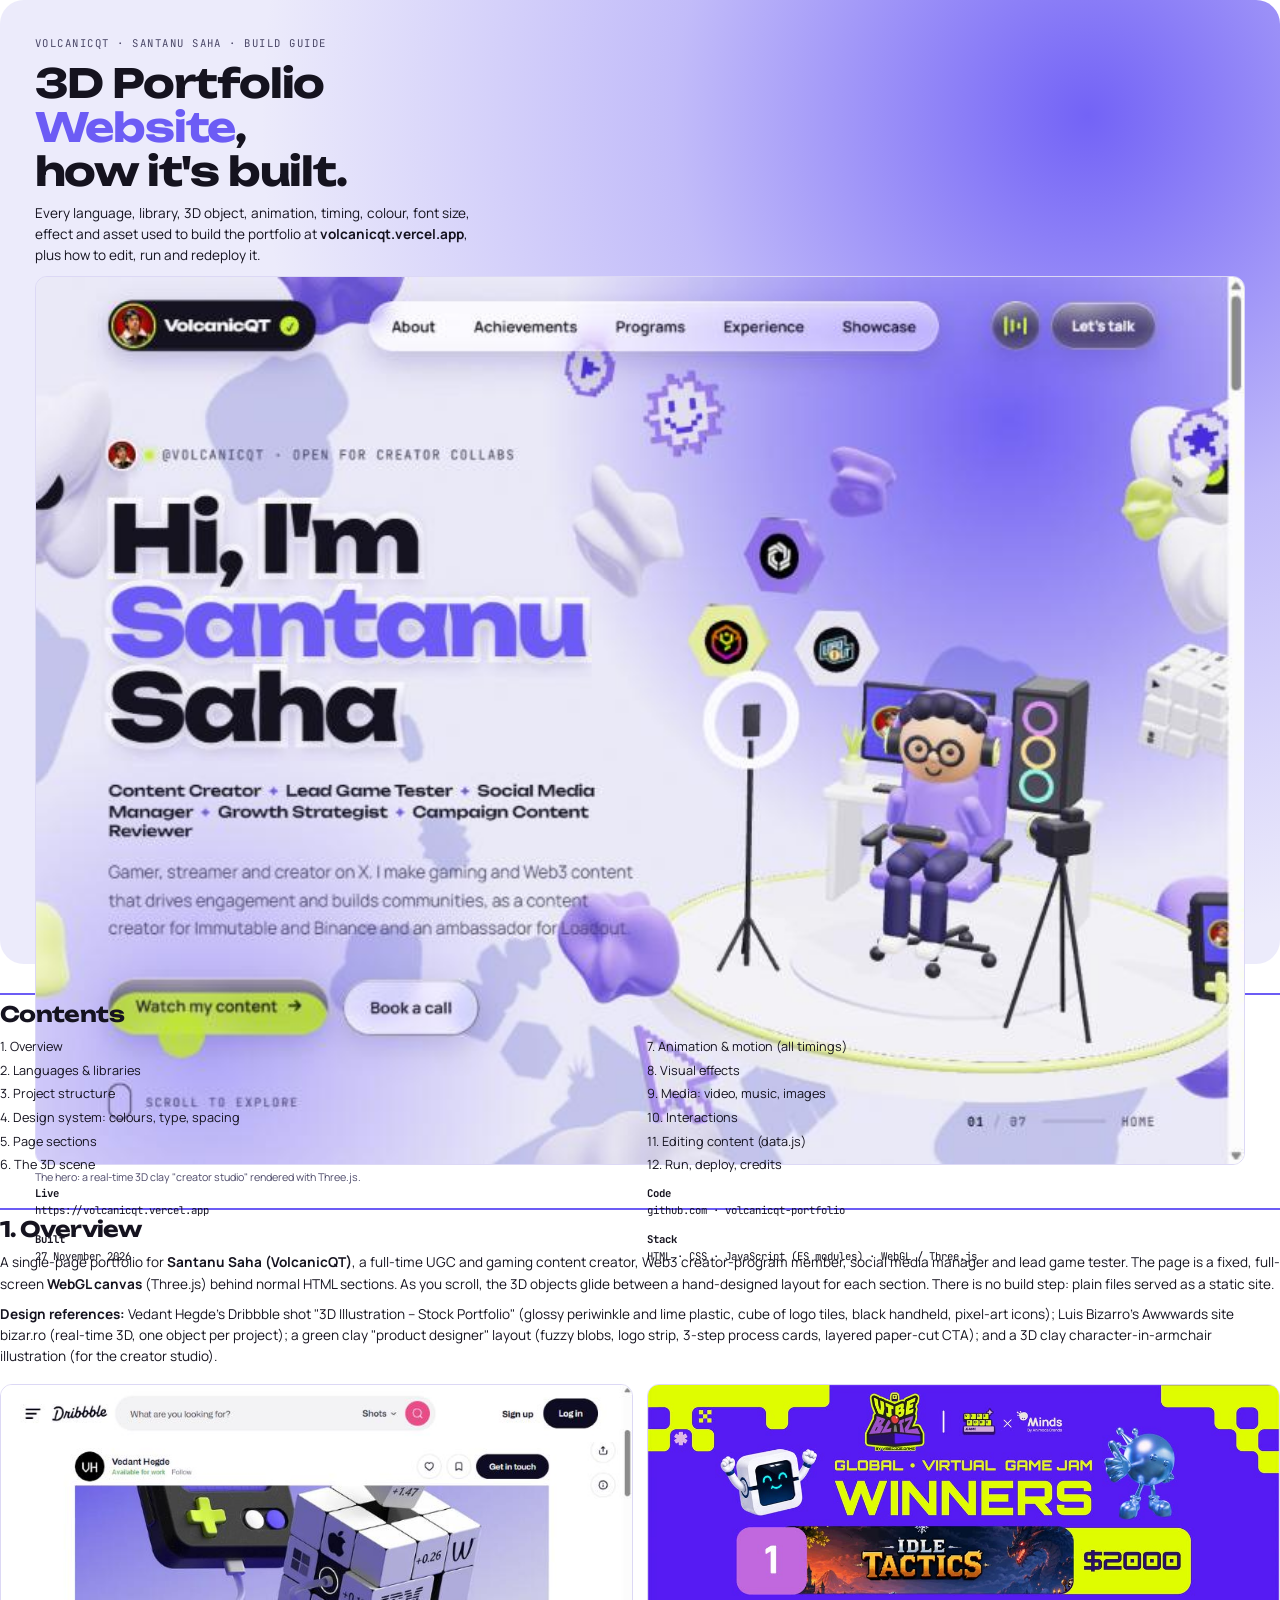
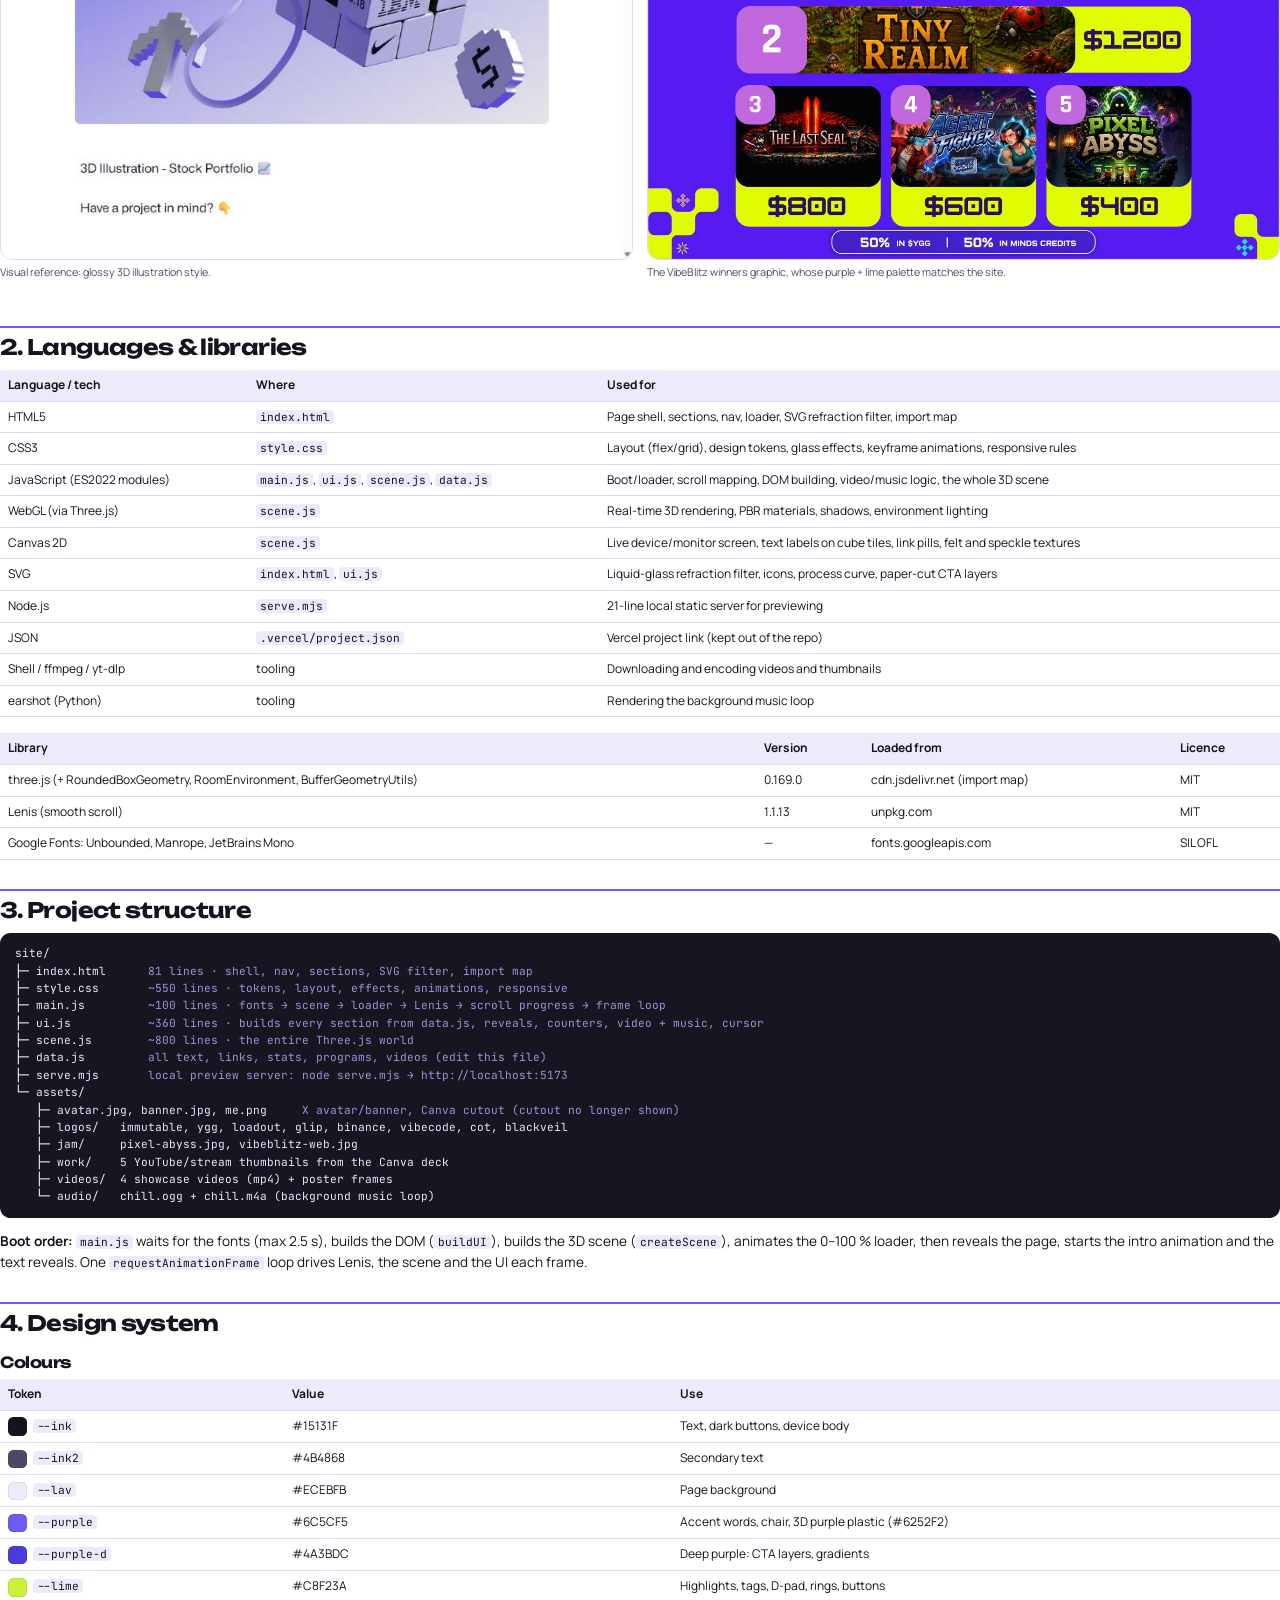
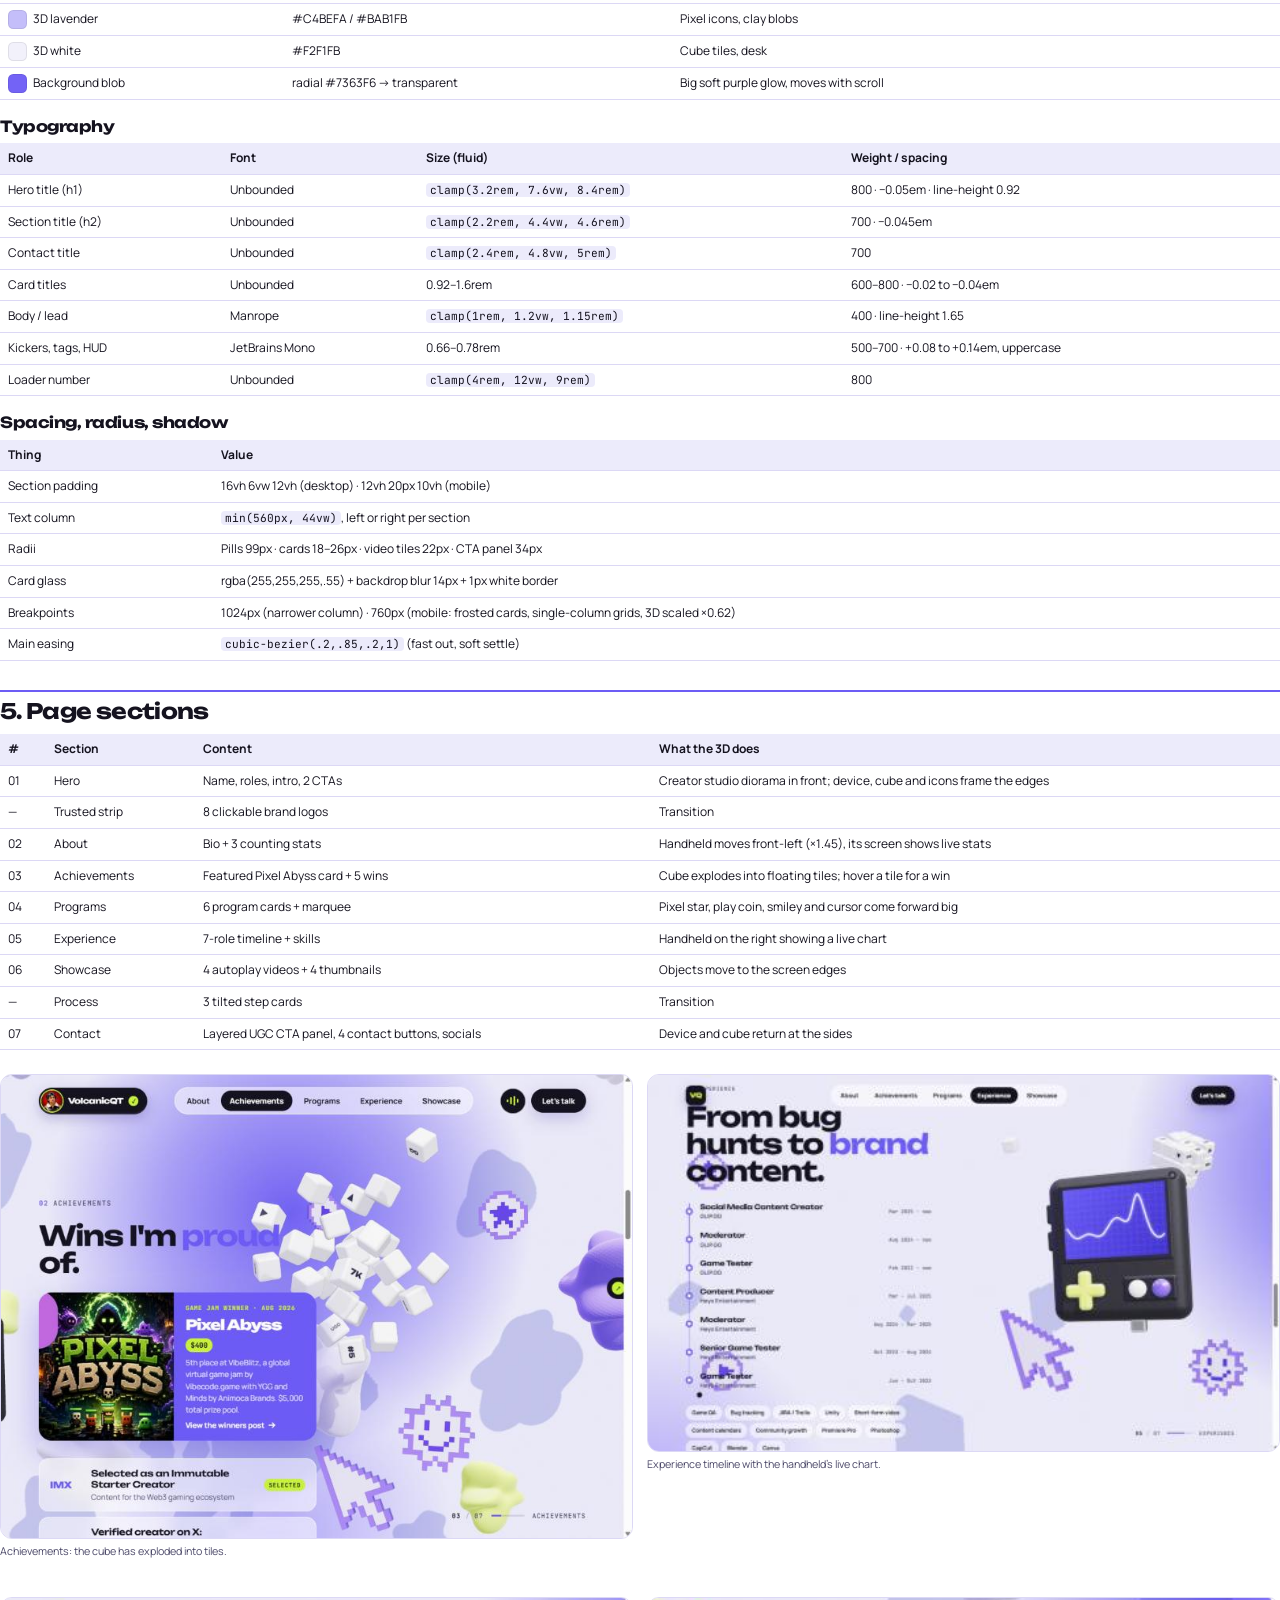
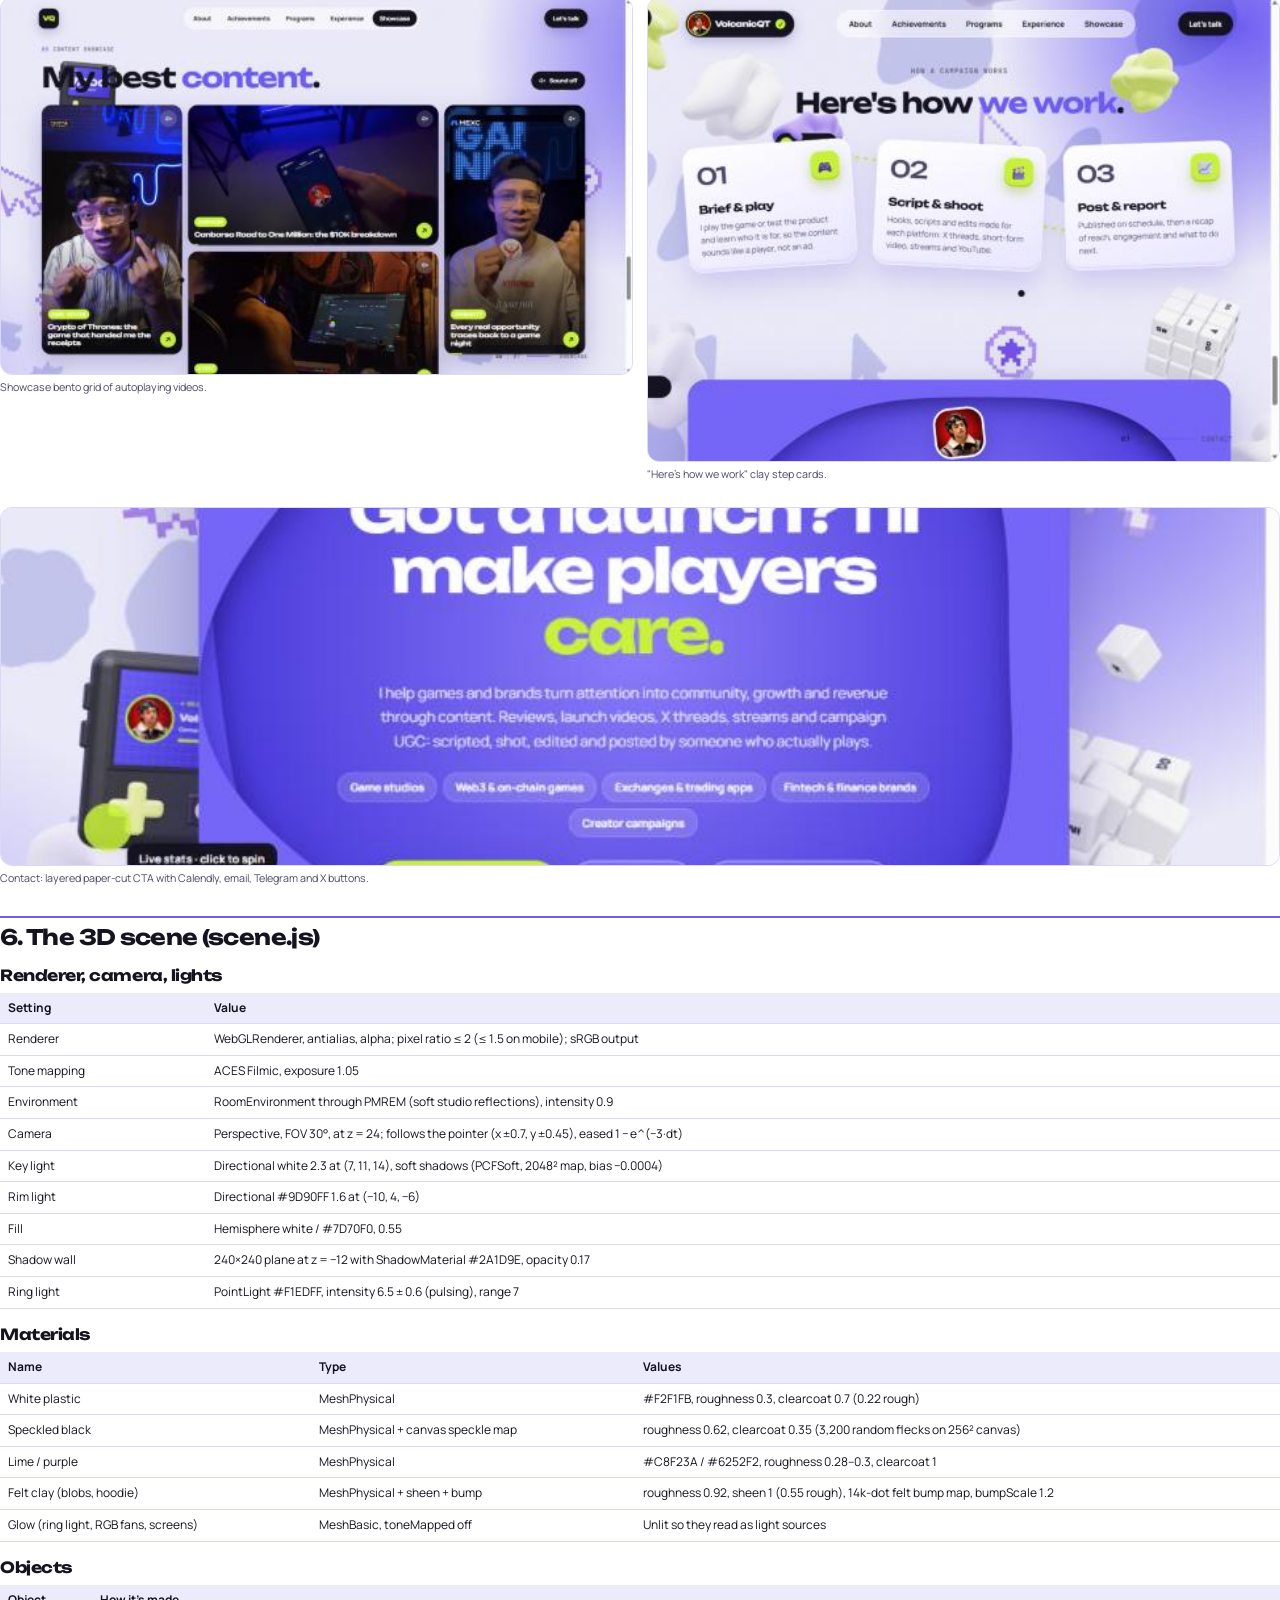
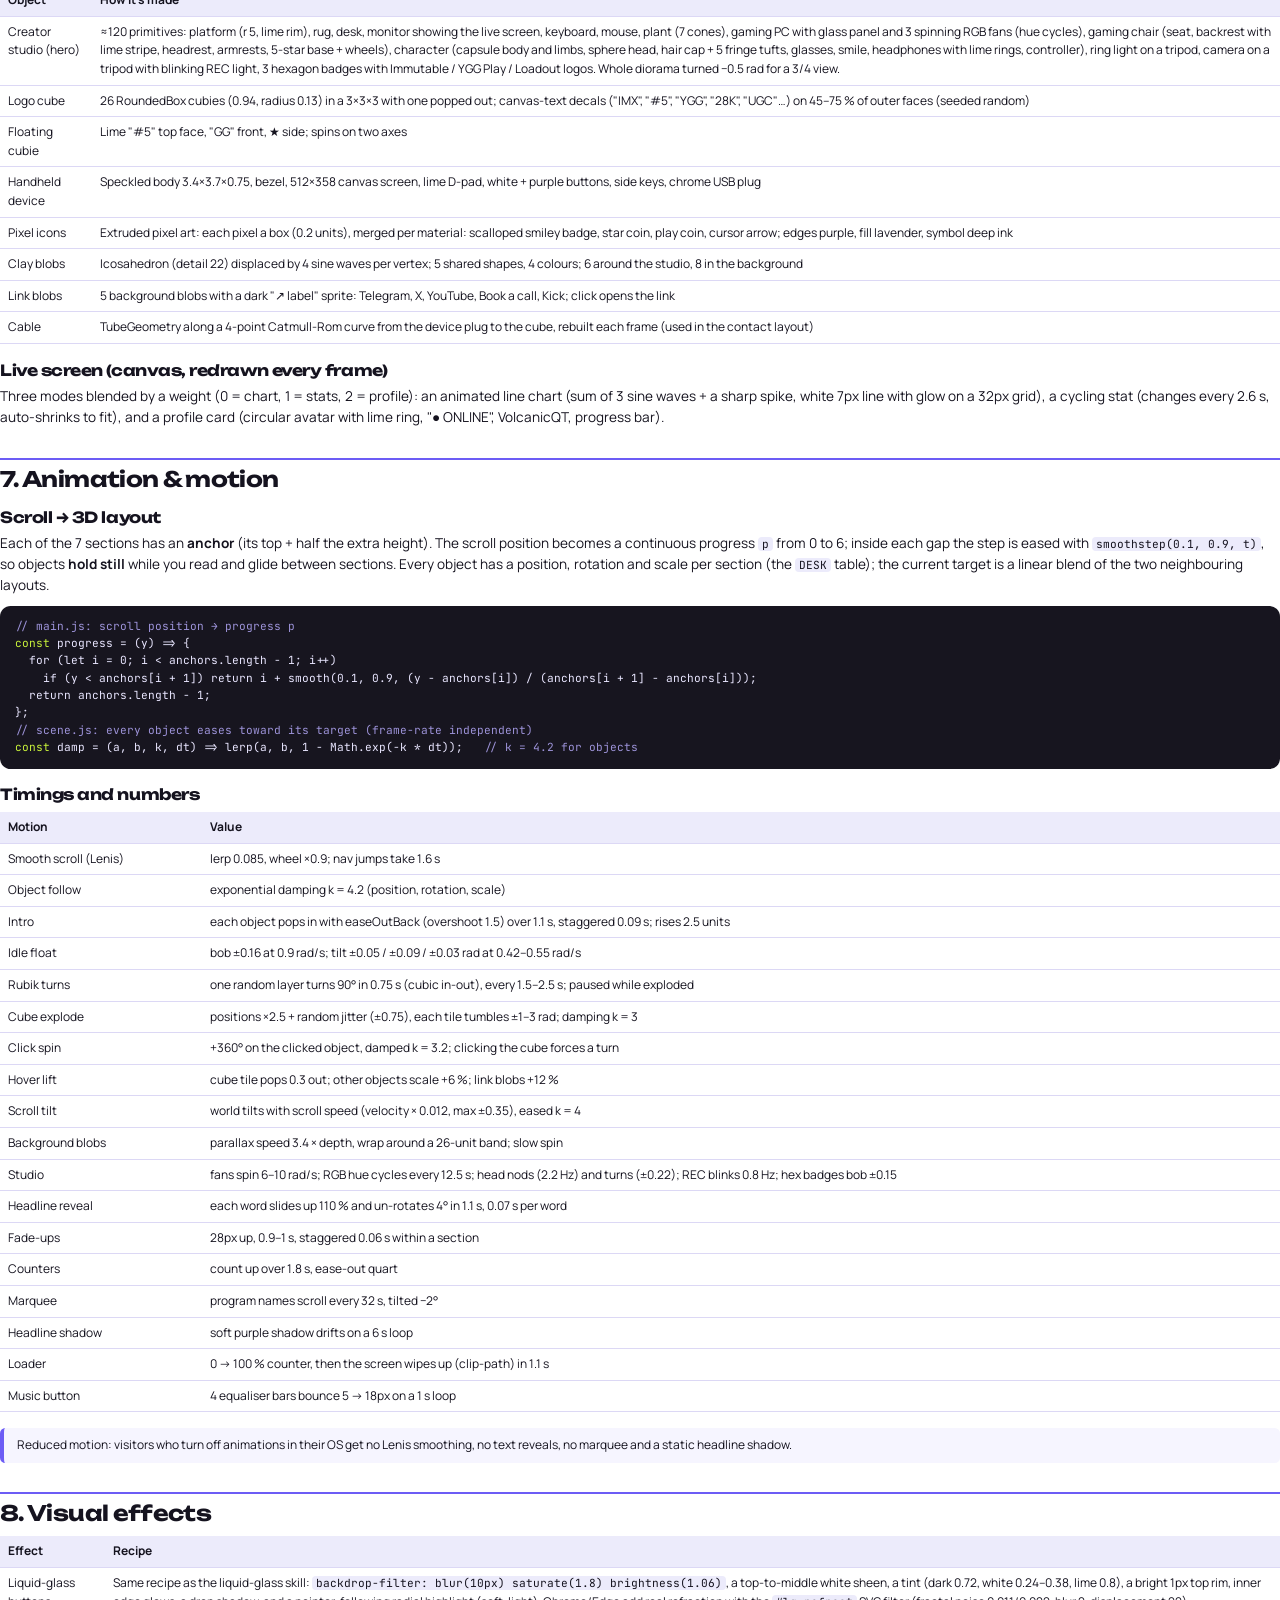
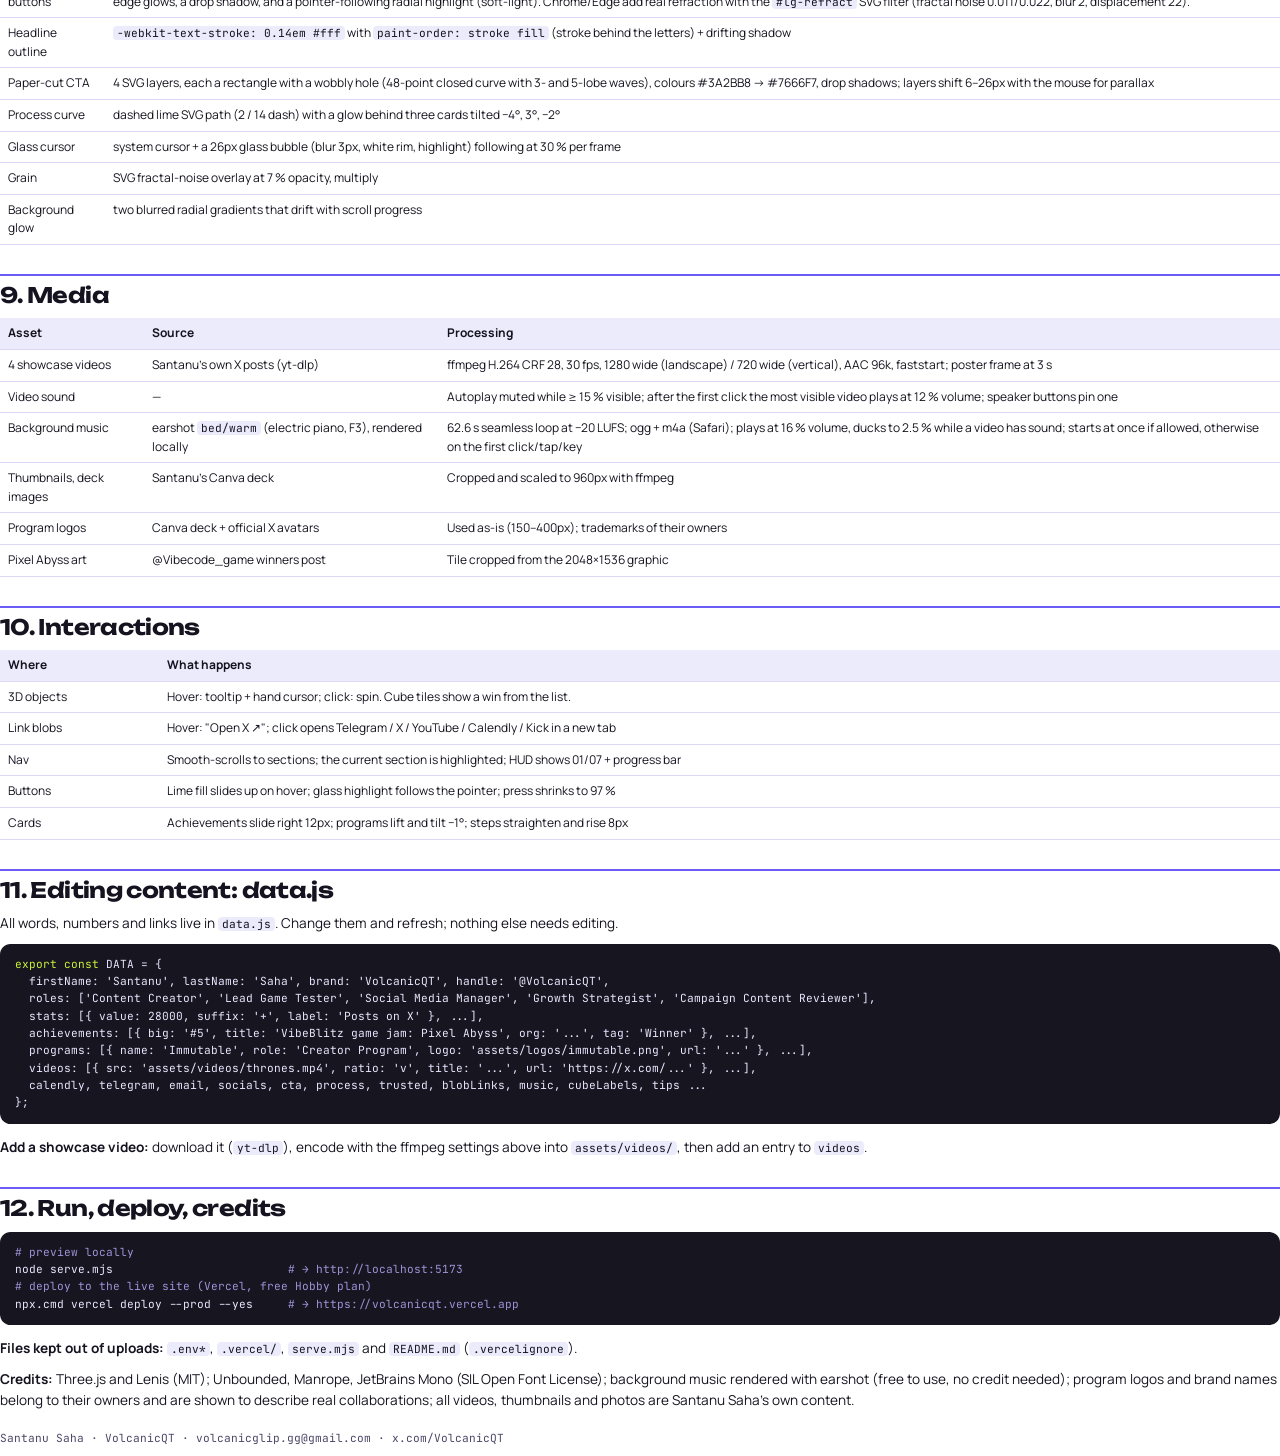
<file: docs/build-guide.html>
<!doctype html>
<html lang="en">
<head>
<meta charset="utf-8">
<title>VolcanicQT Portfolio · Build Guide</title>
<link href="https://fonts.googleapis.com/css2?family=JetBrains+Mono:wght@500;700&family=Manrope:wght@400;600;700&family=Unbounded:wght@600;800&display=swap" rel="stylesheet">
<style>
  @page { size: A4; margin: 16mm 15mm 18mm; }
  :root { --ink:#15131f; --ink2:#4b4868; --lav:#ecebfb; --purple:#6c5cf5; --deep:#4a3bdc; --lime:#c8f23a; --line:#dcd8f5; }
  * { box-sizing: border-box; }
  body { font-family: Manrope, sans-serif; color: var(--ink); font-size: 10.2pt; line-height: 1.55; margin: 0; }
  h1, h2, h3 { font-family: Unbounded, sans-serif; letter-spacing: -0.03em; line-height: 1.1; }
  h1 { font-size: 30pt; margin: 0 0 8pt; }
  h2 { font-size: 16pt; margin: 22pt 0 8pt; padding-top: 6pt; border-top: 2px solid var(--purple); page-break-after: avoid; }
  h3 { font-size: 11.5pt; margin: 14pt 0 5pt; page-break-after: avoid; }
  p { margin: 0 0 7pt; }
  .hl { color: var(--purple); }
  code, pre, .mono { font-family: "JetBrains Mono", monospace; font-size: 8.4pt; }
  code { background: var(--lav); padding: 0 3pt; border-radius: 3pt; }
  pre { background: #17151f; color: #e9e6ff; padding: 9pt 11pt; border-radius: 8pt; white-space: pre-wrap; word-break: break-word; page-break-inside: avoid; margin: 6pt 0 10pt; }
  pre .c { color: #9d93d9; } pre .k { color: var(--lime); }
  table { width: 100%; border-collapse: collapse; margin: 6pt 0 12pt; font-size: 9pt; page-break-inside: auto; }
  th { text-align: left; background: var(--lav); font-weight: 700; }
  th, td { padding: 4.5pt 6pt; border-bottom: 1px solid var(--line); vertical-align: top; }
  tr { page-break-inside: avoid; }
  .cover { height: 255mm; display: flex; flex-direction: column; justify-content: space-between; page-break-after: always;
    background: radial-gradient(circle at 85% 12%, #7363f6 0, rgba(115,99,246,.35) 30%, rgba(236,235,251,0) 60%), var(--lav); border-radius: 18pt; padding: 26pt; }
  .kicker { font-family: "JetBrains Mono", monospace; font-size: 8pt; letter-spacing: .14em; text-transform: uppercase; color: var(--ink2); }
  .badge { display: inline-block; background: var(--lime); color: var(--ink); font-weight: 700; font-size: 8pt; padding: 2pt 8pt; border-radius: 99pt; }
  .grid2 { display: grid; grid-template-columns: 1fr 1fr; gap: 10pt; }
  figure { margin: 6pt 0 12pt; page-break-inside: avoid; }
  figure img { width: 100%; border-radius: 9pt; border: 1px solid var(--line); display: block; }
  figcaption { font-size: 8pt; color: var(--ink2); margin-top: 3pt; }
  .sw { display: inline-block; width: 14pt; height: 14pt; border-radius: 4pt; vertical-align: middle; border: 1px solid rgba(0,0,0,.08); margin-right: 5pt; }
  .toc { columns: 2; font-size: 9.5pt; } .toc div { margin-bottom: 3pt; }
  .note { background: #f6f5ff; border-left: 3pt solid var(--purple); padding: 6pt 10pt; border-radius: 4pt; margin: 6pt 0 10pt; font-size: 9pt; }
  .pb { page-break-before: always; }
</style>
</head>
<body>

<section class="cover">
  <div>
    <p class="kicker">VolcanicQT · Santanu Saha · Build guide</p>
    <h1>3D Portfolio<br><span class="hl">Website</span>, <br>how it's built.</h1>
    <p style="max-width:120mm">Every language, library, 3D object, animation, timing, colour, font size, effect and asset used to build
      the portfolio at <b>volcanicqt.vercel.app</b>, plus how to edit, run and redeploy it.</p>
  </div>
  <figure style="margin:0"><img src="shots/01-hero-studio.png" alt=""><figcaption>The hero: a real-time 3D clay "creator studio" rendered with Three.js.</figcaption></figure>
  <div class="grid2 mono" style="font-size:8pt">
    <div><b>Live</b><br>https://volcanicqt.vercel.app</div>
    <div><b>Code</b><br>github.com · volcanicqt-portfolio</div>
    <div><b>Built</b><br>27 November 2026</div>
    <div><b>Stack</b><br>HTML · CSS · JavaScript (ES modules) · WebGL / Three.js</div>
  </div>
</section>

<h2>Contents</h2>
<div class="toc">
  <div>1. Overview</div><div>2. Languages & libraries</div><div>3. Project structure</div><div>4. Design system: colours, type, spacing</div>
  <div>5. Page sections</div><div>6. The 3D scene</div><div>7. Animation & motion (all timings)</div><div>8. Visual effects</div>
  <div>9. Media: video, music, images</div><div>10. Interactions</div><div>11. Editing content (data.js)</div><div>12. Run, deploy, credits</div>
</div>

<h2>1. Overview</h2>
<p>A single-page portfolio for <b>Santanu Saha (VolcanicQT)</b>, a full-time UGC and gaming content creator, Web3 creator-program member,
social media manager and lead game tester. The page is a fixed, full-screen <b>WebGL canvas</b> (Three.js) behind normal HTML sections.
As you scroll, the 3D objects glide between a hand-designed layout for each section. There is no build step: plain files served as a static site.</p>
<p><b>Design references:</b> Vedant Hegde's Dribbble shot "3D Illustration – Stock Portfolio" (glossy periwinkle and lime plastic, cube of logo tiles,
black handheld, pixel-art icons); Luis Bizarro's Awwwards site bizar.ro (real-time 3D, one object per project); a green clay "product designer" layout
(fuzzy blobs, logo strip, 3-step process cards, layered paper-cut CTA); and a 3D clay character-in-armchair illustration (for the creator studio).</p>
<div class="grid2">
  <figure><img src="shots/ref-dribbble.jpg" alt=""><figcaption>Visual reference: glossy 3D illustration style.</figcaption></figure>
  <figure><img src="shots/ref-vibeblitz.jpg" alt=""><figcaption>The VibeBlitz winners graphic, whose purple + lime palette matches the site.</figcaption></figure>
</div>

<h2>2. Languages & libraries</h2>
<table>
  <tr><th>Language / tech</th><th>Where</th><th>Used for</th></tr>
  <tr><td>HTML5</td><td><code>index.html</code></td><td>Page shell, sections, nav, loader, SVG refraction filter, import map</td></tr>
  <tr><td>CSS3</td><td><code>style.css</code></td><td>Layout (flex/grid), design tokens, glass effects, keyframe animations, responsive rules</td></tr>
  <tr><td>JavaScript (ES2022 modules)</td><td><code>main.js</code>, <code>ui.js</code>, <code>scene.js</code>, <code>data.js</code></td><td>Boot/loader, scroll mapping, DOM building, video/music logic, the whole 3D scene</td></tr>
  <tr><td>WebGL (via Three.js)</td><td><code>scene.js</code></td><td>Real-time 3D rendering, PBR materials, shadows, environment lighting</td></tr>
  <tr><td>Canvas 2D</td><td><code>scene.js</code></td><td>Live device/monitor screen, text labels on cube tiles, link pills, felt and speckle textures</td></tr>
  <tr><td>SVG</td><td><code>index.html</code>, <code>ui.js</code></td><td>Liquid-glass refraction filter, icons, process curve, paper-cut CTA layers</td></tr>
  <tr><td>Node.js</td><td><code>serve.mjs</code></td><td>21-line local static server for previewing</td></tr>
  <tr><td>JSON</td><td><code>.vercel/project.json</code></td><td>Vercel project link (kept out of the repo)</td></tr>
  <tr><td>Shell / ffmpeg / yt-dlp</td><td>tooling</td><td>Downloading and encoding videos and thumbnails</td></tr>
  <tr><td>earshot (Python)</td><td>tooling</td><td>Rendering the background music loop</td></tr>
</table>
<table>
  <tr><th>Library</th><th>Version</th><th>Loaded from</th><th>Licence</th></tr>
  <tr><td>three.js (+ RoundedBoxGeometry, RoomEnvironment, BufferGeometryUtils)</td><td>0.169.0</td><td>cdn.jsdelivr.net (import map)</td><td>MIT</td></tr>
  <tr><td>Lenis (smooth scroll)</td><td>1.1.13</td><td>unpkg.com</td><td>MIT</td></tr>
  <tr><td>Google Fonts: Unbounded, Manrope, JetBrains Mono</td><td>—</td><td>fonts.googleapis.com</td><td>SIL OFL</td></tr>
</table>

<h2>3. Project structure</h2>
<pre>site/
├─ index.html      <span class="c">81 lines · shell, nav, sections, SVG filter, import map</span>
├─ style.css       <span class="c">~550 lines · tokens, layout, effects, animations, responsive</span>
├─ main.js         <span class="c">~100 lines · fonts → scene → loader → Lenis → scroll progress → frame loop</span>
├─ ui.js           <span class="c">~360 lines · builds every section from data.js, reveals, counters, video + music, cursor</span>
├─ scene.js        <span class="c">~800 lines · the entire Three.js world</span>
├─ data.js         <span class="c">all text, links, stats, programs, videos (edit this file)</span>
├─ serve.mjs       <span class="c">local preview server: node serve.mjs → http://localhost:5173</span>
└─ assets/
   ├─ avatar.jpg, banner.jpg, me.png     <span class="c">X avatar/banner, Canva cutout (cutout no longer shown)</span>
   ├─ logos/   immutable, ygg, loadout, glip, binance, vibecode, cot, blackveil
   ├─ jam/     pixel-abyss.jpg, vibeblitz-web.jpg
   ├─ work/    5 YouTube/stream thumbnails from the Canva deck
   ├─ videos/  4 showcase videos (mp4) + poster frames
   └─ audio/   chill.ogg + chill.m4a (background music loop)</pre>
<p><b>Boot order:</b> <code>main.js</code> waits for the fonts (max 2.5 s), builds the DOM (<code>buildUI</code>), builds the 3D scene (<code>createScene</code>),
animates the 0–100 % loader, then reveals the page, starts the intro animation and the text reveals. One <code>requestAnimationFrame</code> loop drives
Lenis, the scene and the UI each frame.</p>

<h2>4. Design system</h2>
<h3>Colours</h3>
<table>
  <tr><th>Token</th><th>Value</th><th>Use</th></tr>
  <tr><td><span class="sw" style="background:#15131f"></span><code>--ink</code></td><td>#15131F</td><td>Text, dark buttons, device body</td></tr>
  <tr><td><span class="sw" style="background:#4b4868"></span><code>--ink2</code></td><td>#4B4868</td><td>Secondary text</td></tr>
  <tr><td><span class="sw" style="background:#ecebfb"></span><code>--lav</code></td><td>#ECEBFB</td><td>Page background</td></tr>
  <tr><td><span class="sw" style="background:#6c5cf5"></span><code>--purple</code></td><td>#6C5CF5</td><td>Accent words, chair, 3D purple plastic (#6252F2)</td></tr>
  <tr><td><span class="sw" style="background:#4a3bdc"></span><code>--purple-d</code></td><td>#4A3BDC</td><td>Deep purple: CTA layers, gradients</td></tr>
  <tr><td><span class="sw" style="background:#c8f23a"></span><code>--lime</code></td><td>#C8F23A</td><td>Highlights, tags, D-pad, rings, buttons</td></tr>
  <tr><td><span class="sw" style="background:#c4befa"></span>3D lavender</td><td>#C4BEFA / #BAB1FB</td><td>Pixel icons, clay blobs</td></tr>
  <tr><td><span class="sw" style="background:#f2f1fb"></span>3D white</td><td>#F2F1FB</td><td>Cube tiles, desk</td></tr>
  <tr><td><span class="sw" style="background:#7363f6"></span>Background blob</td><td>radial #7363F6 → transparent</td><td>Big soft purple glow, moves with scroll</td></tr>
</table>
<h3>Typography</h3>
<table>
  <tr><th>Role</th><th>Font</th><th>Size (fluid)</th><th>Weight / spacing</th></tr>
  <tr><td>Hero title (h1)</td><td>Unbounded</td><td><code>clamp(3.2rem, 7.6vw, 8.4rem)</code></td><td>800 · −0.05em · line-height 0.92</td></tr>
  <tr><td>Section title (h2)</td><td>Unbounded</td><td><code>clamp(2.2rem, 4.4vw, 4.6rem)</code></td><td>700 · −0.045em</td></tr>
  <tr><td>Contact title</td><td>Unbounded</td><td><code>clamp(2.4rem, 4.8vw, 5rem)</code></td><td>700</td></tr>
  <tr><td>Card titles</td><td>Unbounded</td><td>0.92–1.6rem</td><td>600–800 · −0.02 to −0.04em</td></tr>
  <tr><td>Body / lead</td><td>Manrope</td><td><code>clamp(1rem, 1.2vw, 1.15rem)</code></td><td>400 · line-height 1.65</td></tr>
  <tr><td>Kickers, tags, HUD</td><td>JetBrains Mono</td><td>0.66–0.78rem</td><td>500–700 · +0.08 to +0.14em, uppercase</td></tr>
  <tr><td>Loader number</td><td>Unbounded</td><td><code>clamp(4rem, 12vw, 9rem)</code></td><td>800</td></tr>
</table>
<h3>Spacing, radius, shadow</h3>
<table>
  <tr><th>Thing</th><th>Value</th></tr>
  <tr><td>Section padding</td><td>16vh 6vw 12vh (desktop) · 12vh 20px 10vh (mobile)</td></tr>
  <tr><td>Text column</td><td><code>min(560px, 44vw)</code>, left or right per section</td></tr>
  <tr><td>Radii</td><td>Pills 99px · cards 18–26px · video tiles 22px · CTA panel 34px</td></tr>
  <tr><td>Card glass</td><td>rgba(255,255,255,.55) + backdrop blur 14px + 1px white border</td></tr>
  <tr><td>Breakpoints</td><td>1024px (narrower column) · 760px (mobile: frosted cards, single-column grids, 3D scaled ×0.62)</td></tr>
  <tr><td>Main easing</td><td><code>cubic-bezier(.2,.85,.2,1)</code> (fast out, soft settle)</td></tr>
</table>

<h2 class="pb">5. Page sections</h2>
<table>
  <tr><th>#</th><th>Section</th><th>Content</th><th>What the 3D does</th></tr>
  <tr><td>01</td><td>Hero</td><td>Name, roles, intro, 2 CTAs</td><td>Creator studio diorama in front; device, cube and icons frame the edges</td></tr>
  <tr><td>—</td><td>Trusted strip</td><td>8 clickable brand logos</td><td>Transition</td></tr>
  <tr><td>02</td><td>About</td><td>Bio + 3 counting stats</td><td>Handheld moves front-left (×1.45), its screen shows live stats</td></tr>
  <tr><td>03</td><td>Achievements</td><td>Featured Pixel Abyss card + 5 wins</td><td>Cube explodes into floating tiles; hover a tile for a win</td></tr>
  <tr><td>04</td><td>Programs</td><td>6 program cards + marquee</td><td>Pixel star, play coin, smiley and cursor come forward big</td></tr>
  <tr><td>05</td><td>Experience</td><td>7-role timeline + skills</td><td>Handheld on the right showing a live chart</td></tr>
  <tr><td>06</td><td>Showcase</td><td>4 autoplay videos + 4 thumbnails</td><td>Objects move to the screen edges</td></tr>
  <tr><td>—</td><td>Process</td><td>3 tilted step cards</td><td>Transition</td></tr>
  <tr><td>07</td><td>Contact</td><td>Layered UGC CTA panel, 4 contact buttons, socials</td><td>Device and cube return at the sides</td></tr>
</table>
<div class="grid2">
  <figure><img src="shots/03-achievements.jpg" alt=""><figcaption>Achievements: the cube has exploded into tiles.</figcaption></figure>
  <figure><img src="shots/05-experience.jpg" alt=""><figcaption>Experience timeline with the handheld's live chart.</figcaption></figure>
  <figure><img src="shots/06-showcase.jpg" alt=""><figcaption>Showcase bento grid of autoplaying videos.</figcaption></figure>
  <figure><img src="shots/07-process.jpg" alt=""><figcaption>"Here's how we work" clay step cards.</figcaption></figure>
</div>
<figure><img src="shots/08-contact.jpg" alt="" style="max-height:95mm;object-fit:cover"><figcaption>Contact: layered paper-cut CTA with Calendly, email, Telegram and X buttons.</figcaption></figure>

<h2 class="pb">6. The 3D scene (scene.js)</h2>
<h3>Renderer, camera, lights</h3>
<table>
  <tr><th>Setting</th><th>Value</th></tr>
  <tr><td>Renderer</td><td>WebGLRenderer, antialias, alpha; pixel ratio ≤ 2 (≤ 1.5 on mobile); sRGB output</td></tr>
  <tr><td>Tone mapping</td><td>ACES Filmic, exposure 1.05</td></tr>
  <tr><td>Environment</td><td>RoomEnvironment through PMREM (soft studio reflections), intensity 0.9</td></tr>
  <tr><td>Camera</td><td>Perspective, FOV 30°, at z = 24; follows the pointer (x ±0.7, y ±0.45), eased 1 − e^(−3·dt)</td></tr>
  <tr><td>Key light</td><td>Directional white 2.3 at (7, 11, 14), soft shadows (PCFSoft, 2048² map, bias −0.0004)</td></tr>
  <tr><td>Rim light</td><td>Directional #9D90FF 1.6 at (−10, 4, −6)</td></tr>
  <tr><td>Fill</td><td>Hemisphere white / #7D70F0, 0.55</td></tr>
  <tr><td>Shadow wall</td><td>240×240 plane at z = −12 with ShadowMaterial #2A1D9E, opacity 0.17</td></tr>
  <tr><td>Ring light</td><td>PointLight #F1EDFF, intensity 6.5 ± 0.6 (pulsing), range 7</td></tr>
</table>
<h3>Materials</h3>
<table>
  <tr><th>Name</th><th>Type</th><th>Values</th></tr>
  <tr><td>White plastic</td><td>MeshPhysical</td><td>#F2F1FB, roughness 0.3, clearcoat 0.7 (0.22 rough)</td></tr>
  <tr><td>Speckled black</td><td>MeshPhysical + canvas speckle map</td><td>roughness 0.62, clearcoat 0.35 (3,200 random flecks on 256² canvas)</td></tr>
  <tr><td>Lime / purple</td><td>MeshPhysical</td><td>#C8F23A / #6252F2, roughness 0.28–0.3, clearcoat 1</td></tr>
  <tr><td>Felt clay (blobs, hoodie)</td><td>MeshPhysical + sheen + bump</td><td>roughness 0.92, sheen 1 (0.55 rough), 14k-dot felt bump map, bumpScale 1.2</td></tr>
  <tr><td>Glow (ring light, RGB fans, screens)</td><td>MeshBasic, toneMapped off</td><td>Unlit so they read as light sources</td></tr>
</table>
<h3>Objects</h3>
<table>
  <tr><th>Object</th><th>How it's made</th></tr>
  <tr><td>Creator studio (hero)</td><td>≈120 primitives: platform (r 5, lime rim), rug, desk, monitor showing the live screen, keyboard, mouse, plant (7 cones), gaming PC with glass panel and 3 spinning RGB fans (hue cycles), gaming chair (seat, backrest with lime stripe, headrest, armrests, 5-star base + wheels), character (capsule body and limbs, sphere head, hair cap + 5 fringe tufts, glasses, smile, headphones with lime rings, controller), ring light on a tripod, camera on a tripod with blinking REC light, 3 hexagon badges with Immutable / YGG Play / Loadout logos. Whole diorama turned −0.5 rad for a 3/4 view.</td></tr>
  <tr><td>Logo cube</td><td>26 RoundedBox cubies (0.94, radius 0.13) in a 3×3×3 with one popped out; canvas-text decals ("IMX", "#5", "YGG", "28K", "UGC"…) on 45–75 % of outer faces (seeded random)</td></tr>
  <tr><td>Floating cubie</td><td>Lime "#5" top face, "GG" front, ★ side; spins on two axes</td></tr>
  <tr><td>Handheld device</td><td>Speckled body 3.4×3.7×0.75, bezel, 512×358 canvas screen, lime D-pad, white + purple buttons, side keys, chrome USB plug</td></tr>
  <tr><td>Pixel icons</td><td>Extruded pixel art: each pixel a box (0.2 units), merged per material: scalloped smiley badge, star coin, play coin, cursor arrow; edges purple, fill lavender, symbol deep ink</td></tr>
  <tr><td>Clay blobs</td><td>Icosahedron (detail 22) displaced by 4 sine waves per vertex; 5 shared shapes, 4 colours; 6 around the studio, 8 in the background</td></tr>
  <tr><td>Link blobs</td><td>5 background blobs with a dark "↗ label" sprite: Telegram, X, YouTube, Book a call, Kick; click opens the link</td></tr>
  <tr><td>Cable</td><td>TubeGeometry along a 4-point Catmull-Rom curve from the device plug to the cube, rebuilt each frame (used in the contact layout)</td></tr>
</table>
<h3>Live screen (canvas, redrawn every frame)</h3>
<p>Three modes blended by a weight (0 = chart, 1 = stats, 2 = profile): an animated line chart (sum of 3 sine waves + a sharp spike, white 7px line with glow on a 32px grid),
a cycling stat (changes every 2.6 s, auto-shrinks to fit), and a profile card (circular avatar with lime ring, "● ONLINE", VolcanicQT, progress bar).</p>

<h2>7. Animation & motion</h2>
<h3>Scroll → 3D layout</h3>
<p>Each of the 7 sections has an <b>anchor</b> (its top + half the extra height). The scroll position becomes a continuous progress
<code>p</code> from 0 to 6; inside each gap the step is eased with <code>smoothstep(0.1, 0.9, t)</code>, so objects <b>hold still</b> while you read and glide between sections.
Every object has a position, rotation and scale per section (the <code>DESK</code> table); the current target is a linear blend of the two neighbouring layouts.</p>
<pre><span class="c">// main.js: scroll position → progress p</span>
<span class="k">const</span> progress = (y) => {
  for (let i = 0; i &lt; anchors.length - 1; i++)
    if (y &lt; anchors[i + 1]) return i + smooth(0.1, 0.9, (y - anchors[i]) / (anchors[i + 1] - anchors[i]));
  return anchors.length - 1;
};
<span class="c">// scene.js: every object eases toward its target (frame-rate independent)</span>
<span class="k">const</span> damp = (a, b, k, dt) => lerp(a, b, 1 - Math.exp(-k * dt));   <span class="c">// k = 4.2 for objects</span></pre>
<h3>Timings and numbers</h3>
<table>
  <tr><th>Motion</th><th>Value</th></tr>
  <tr><td>Smooth scroll (Lenis)</td><td>lerp 0.085, wheel ×0.9; nav jumps take 1.6 s</td></tr>
  <tr><td>Object follow</td><td>exponential damping k = 4.2 (position, rotation, scale)</td></tr>
  <tr><td>Intro</td><td>each object pops in with easeOutBack (overshoot 1.5) over 1.1 s, staggered 0.09 s; rises 2.5 units</td></tr>
  <tr><td>Idle float</td><td>bob ±0.16 at 0.9 rad/s; tilt ±0.05 / ±0.09 / ±0.03 rad at 0.42–0.55 rad/s</td></tr>
  <tr><td>Rubik turns</td><td>one random layer turns 90° in 0.75 s (cubic in-out), every 1.5–2.5 s; paused while exploded</td></tr>
  <tr><td>Cube explode</td><td>positions ×2.5 + random jitter (±0.75), each tile tumbles ±1–3 rad; damping k = 3</td></tr>
  <tr><td>Click spin</td><td>+360° on the clicked object, damped k = 3.2; clicking the cube forces a turn</td></tr>
  <tr><td>Hover lift</td><td>cube tile pops 0.3 out; other objects scale +6 %; link blobs +12 %</td></tr>
  <tr><td>Scroll tilt</td><td>world tilts with scroll speed (velocity × 0.012, max ±0.35), eased k = 4</td></tr>
  <tr><td>Background blobs</td><td>parallax speed 3.4 × depth, wrap around a 26-unit band; slow spin</td></tr>
  <tr><td>Studio</td><td>fans spin 6–10 rad/s; RGB hue cycles every 12.5 s; head nods (2.2 Hz) and turns (±0.22); REC blinks 0.8 Hz; hex badges bob ±0.15</td></tr>
  <tr><td>Headline reveal</td><td>each word slides up 110 % and un-rotates 4° in 1.1 s, 0.07 s per word</td></tr>
  <tr><td>Fade-ups</td><td>28px up, 0.9–1 s, staggered 0.06 s within a section</td></tr>
  <tr><td>Counters</td><td>count up over 1.8 s, ease-out quart</td></tr>
  <tr><td>Marquee</td><td>program names scroll every 32 s, tilted −2°</td></tr>
  <tr><td>Headline shadow</td><td>soft purple shadow drifts on a 6 s loop</td></tr>
  <tr><td>Loader</td><td>0 → 100 % counter, then the screen wipes up (clip-path) in 1.1 s</td></tr>
  <tr><td>Music button</td><td>4 equaliser bars bounce 5 → 18px on a 1 s loop</td></tr>
</table>
<div class="note">Reduced motion: visitors who turn off animations in their OS get no Lenis smoothing, no text reveals, no marquee and a static headline shadow.</div>

<h2>8. Visual effects</h2>
<table>
  <tr><th>Effect</th><th>Recipe</th></tr>
  <tr><td>Liquid-glass buttons</td><td>Same recipe as the liquid-glass skill: <code>backdrop-filter: blur(10px) saturate(1.8) brightness(1.06)</code>, a top-to-middle white sheen,
    a tint (dark 0.72, white 0.24–0.38, lime 0.8), a bright 1px top rim, inner edge glows, a drop shadow, and a pointer-following radial highlight
    (soft-light). Chrome/Edge add real refraction with the <code>#lg-refract</code> SVG filter (fractal noise 0.011/0.022, blur 2, displacement 22).</td></tr>
  <tr><td>Headline outline</td><td><code>-webkit-text-stroke: 0.14em #fff</code> with <code>paint-order: stroke fill</code> (stroke behind the letters) + drifting shadow</td></tr>
  <tr><td>Paper-cut CTA</td><td>4 SVG layers, each a rectangle with a wobbly hole (48-point closed curve with 3- and 5-lobe waves), colours #3A2BB8 → #7666F7, drop shadows; layers shift 6–26px with the mouse for parallax</td></tr>
  <tr><td>Process curve</td><td>dashed lime SVG path (2 / 14 dash) with a glow behind three cards tilted −4°, 3°, −2°</td></tr>
  <tr><td>Glass cursor</td><td>system cursor + a 26px glass bubble (blur 3px, white rim, highlight) following at 30 % per frame</td></tr>
  <tr><td>Grain</td><td>SVG fractal-noise overlay at 7 % opacity, multiply</td></tr>
  <tr><td>Background glow</td><td>two blurred radial gradients that drift with scroll progress</td></tr>
</table>

<h2>9. Media</h2>
<table>
  <tr><th>Asset</th><th>Source</th><th>Processing</th></tr>
  <tr><td>4 showcase videos</td><td>Santanu's own X posts (yt-dlp)</td><td>ffmpeg H.264 CRF 28, 30 fps, 1280 wide (landscape) / 720 wide (vertical), AAC 96k, faststart; poster frame at 3 s</td></tr>
  <tr><td>Video sound</td><td>—</td><td>Autoplay muted while ≥ 15 % visible; after the first click the most visible video plays at 12 % volume; speaker buttons pin one</td></tr>
  <tr><td>Background music</td><td>earshot <code>bed/warm</code> (electric piano, F3), rendered locally</td><td>62.6 s seamless loop at −20 LUFS; ogg + m4a (Safari); plays at 16 % volume, ducks to 2.5 % while a video has sound; starts at once if allowed, otherwise on the first click/tap/key</td></tr>
  <tr><td>Thumbnails, deck images</td><td>Santanu's Canva deck</td><td>Cropped and scaled to 960px with ffmpeg</td></tr>
  <tr><td>Program logos</td><td>Canva deck + official X avatars</td><td>Used as-is (150–400px); trademarks of their owners</td></tr>
  <tr><td>Pixel Abyss art</td><td>@Vibecode_game winners post</td><td>Tile cropped from the 2048×1536 graphic</td></tr>
</table>

<h2>10. Interactions</h2>
<table>
  <tr><th>Where</th><th>What happens</th></tr>
  <tr><td>3D objects</td><td>Hover: tooltip + hand cursor; click: spin. Cube tiles show a win from the list.</td></tr>
  <tr><td>Link blobs</td><td>Hover: "Open X ↗"; click opens Telegram / X / YouTube / Calendly / Kick in a new tab</td></tr>
  <tr><td>Nav</td><td>Smooth-scrolls to sections; the current section is highlighted; HUD shows 01/07 + progress bar</td></tr>
  <tr><td>Buttons</td><td>Lime fill slides up on hover; glass highlight follows the pointer; press shrinks to 97 %</td></tr>
  <tr><td>Cards</td><td>Achievements slide right 12px; programs lift and tilt −1°; steps straighten and rise 8px</td></tr>
</table>

<h2>11. Editing content: data.js</h2>
<p>All words, numbers and links live in <code>data.js</code>. Change them and refresh; nothing else needs editing.</p>
<pre><span class="k">export const</span> DATA = {
  firstName: 'Santanu', lastName: 'Saha', brand: 'VolcanicQT', handle: '@VolcanicQT',
  roles: ['Content Creator', 'Lead Game Tester', 'Social Media Manager', 'Growth Strategist', 'Campaign Content Reviewer'],
  stats: [{ value: 28000, suffix: '+', label: 'Posts on X' }, ...],
  achievements: [{ big: '#5', title: 'VibeBlitz game jam: Pixel Abyss', org: '...', tag: 'Winner' }, ...],
  programs: [{ name: 'Immutable', role: 'Creator Program', logo: 'assets/logos/immutable.png', url: '...' }, ...],
  videos: [{ src: 'assets/videos/thrones.mp4', ratio: 'v', title: '...', url: 'https://x.com/...' }, ...],
  calendly, telegram, email, socials, cta, process, trusted, blobLinks, music, cubeLabels, tips ...
};</pre>
<p><b>Add a showcase video:</b> download it (<code>yt-dlp</code>), encode with the ffmpeg settings above into <code>assets/videos/</code>, then add an entry to <code>videos</code>.</p>

<h2>12. Run, deploy, credits</h2>
<pre><span class="c"># preview locally</span>
node serve.mjs                         <span class="c"># → http://localhost:5173</span>
<span class="c"># deploy to the live site (Vercel, free Hobby plan)</span>
npx.cmd vercel deploy --prod --yes     <span class="c"># → https://volcanicqt.vercel.app</span></pre>
<p><b>Files kept out of uploads:</b> <code>.env*</code>, <code>.vercel/</code>, <code>serve.mjs</code> and <code>README.md</code> (<code>.vercelignore</code>).</p>
<p><b>Credits:</b> Three.js and Lenis (MIT); Unbounded, Manrope, JetBrains Mono (SIL Open Font License); background music rendered with earshot (free to use, no credit needed);
program logos and brand names belong to their owners and are shown to describe real collaborations; all videos, thumbnails and photos are Santanu Saha's own content.</p>
<p class="mono" style="margin-top:14pt;color:var(--ink2)">Santanu Saha · VolcanicQT · volcanicglip.gg@gmail.com · x.com/VolcanicQT</p>
</body>
</html>
</file>
